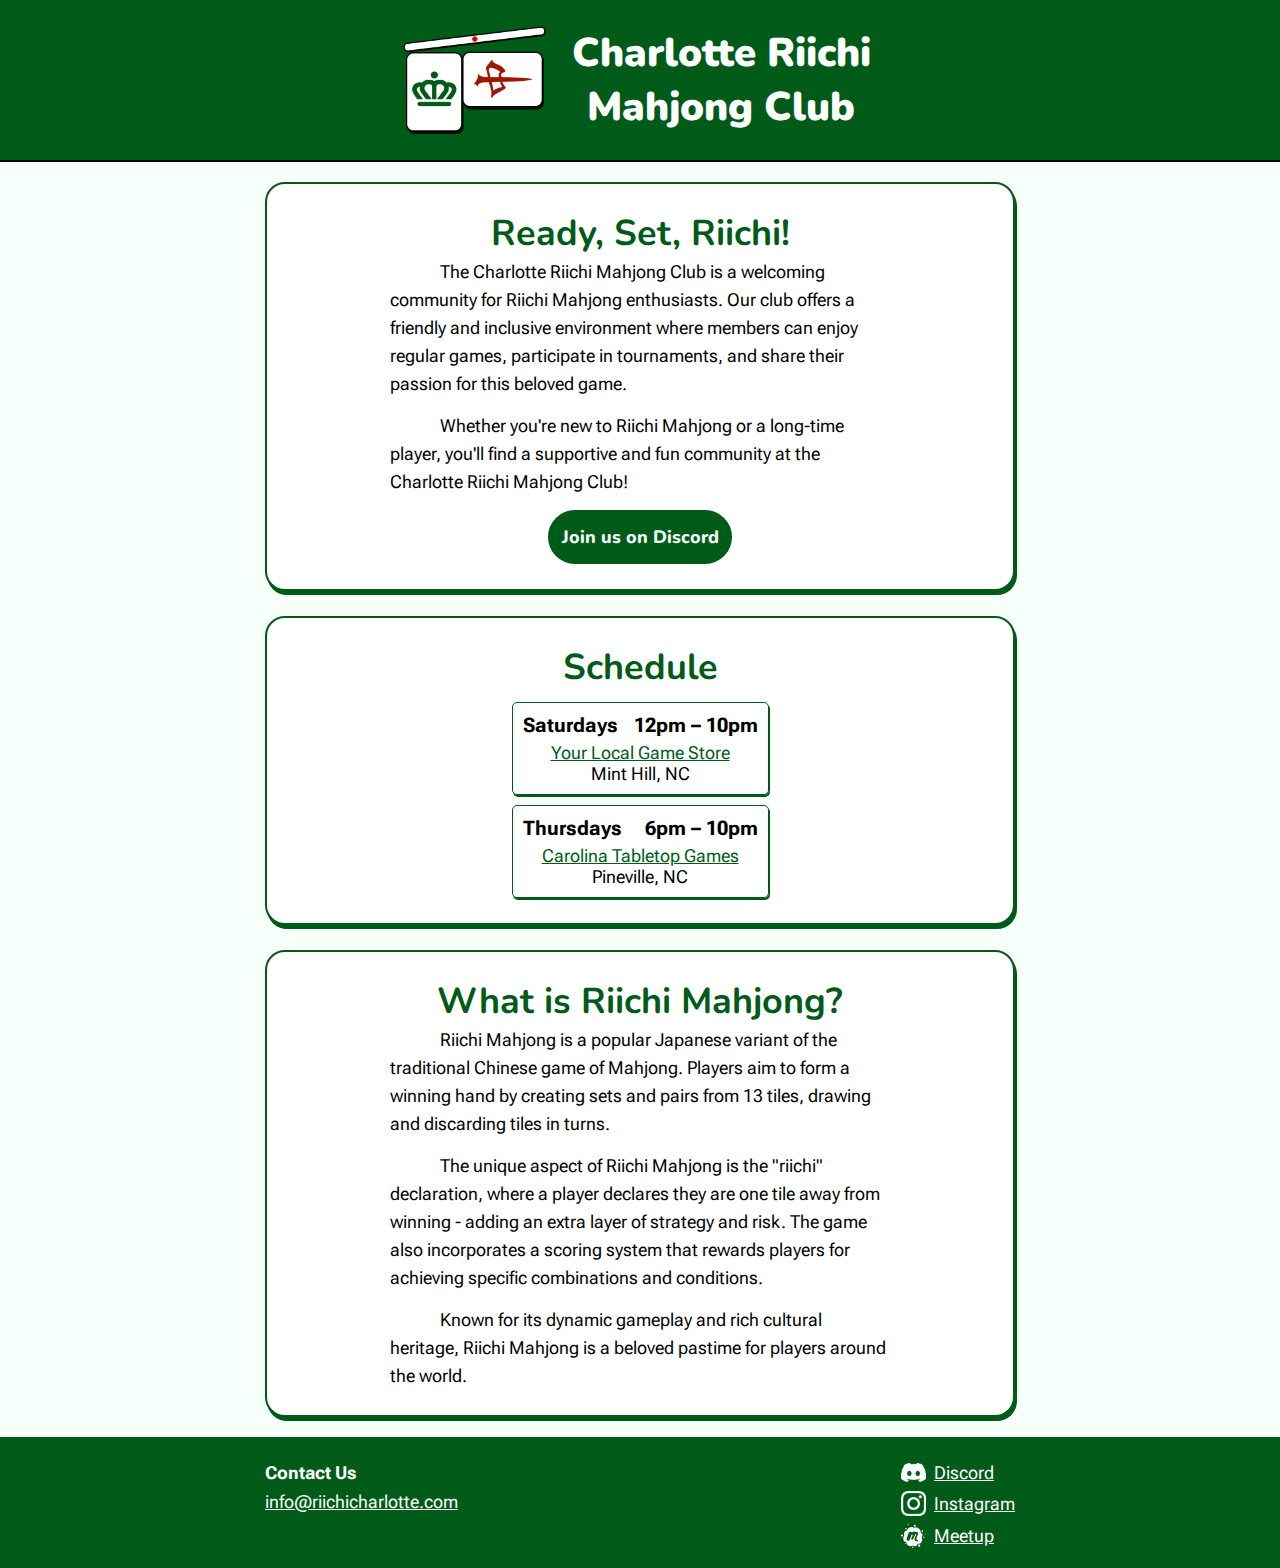
<file: index.html>
<!DOCTYPE html>
<html lang="en">
<head>
    <title>Charlotte Riichi Mahjong Club | Charlotte, NC</title>

    <meta charset="UTF-8">
    <meta http-equiv="X-UA-Compatible" content="IE=edge">
    <meta name="viewport" content="width=device-width, initial-scale=1.0">
    <link rel="preconnect" href="https://fonts.googleapis.com">
    <link rel="preconnect" href="https://fonts.gstatic.com" crossorigin>
    <link href="https://fonts.googleapis.com/css2?family=Nunito:ital,wght@0,200..1000;1,200..1000&family=Roboto+Flex:opsz,wght@8..144,100..1000&display=swap" rel="stylesheet">

    <link rel="stylesheet" href="style.css" >
</head>
<body>
    <sticky-header>
        <header class="content">
                <img class="logo" src="LogoTIles.png" alt="Logo" />
            </div>
            <section class="title">
                <h1>
                    Charlotte Riichi Mahjong Club
                </h1>
            </section>
        </header>
    </sticky-header>
  <main>
    <section>
        <div class="content">
            <h2>
                Ready, Set, Riichi!
            </h2>
            <p>
                The Charlotte Riichi Mahjong Club is a welcoming community for Riichi Mahjong enthusiasts. Our club offers a friendly and inclusive environment where members can enjoy regular games, participate in tournaments, and share their passion for this beloved game. 
            </p>
            <p>    
                Whether you're new to Riichi Mahjong or a long-time player, you'll find a supportive and fun community at the Charlotte Riichi Mahjong Club!
            </p>
            <a class="button" href="https://discord.com/invite/y5bbsPwRTd" target="_blank">Join us on Discord</a>
        </div>
        
    </section>
    <section>
        <div class="content schedule">
            <h2>Schedule</h2>

            <div class="times">
                <div class="time-table">
                    <div>Saturdays</div> <div class="right">12pm – 10pm</div>
                </div>
              <div class="location">
                <a href="https://maps.app.goo.gl/9Lw26Qef5H2rWdUx6">
                    Your Local Game Store
                </a> <br>
               Mint Hill, NC
            </div>
            </div>
            <div class="times">
                <div class="time-table">
                    <div>Thursdays</div> <div class="right">6pm – 10pm</div>
                </div>
                <div class="location" >
                  <a href="https://maps.app.goo.gl/piqaWkQdeE2uZ9Ef6">
                    Carolina Tabletop Games
                  </a> <br>
                Pineville, NC
                </div>
            </div>
        </div>
    </section>
    <section>
        <div class="content">
            <h2>
                What is Riichi Mahjong?
            </h2>
            <p>
                Riichi Mahjong is a popular Japanese variant of the traditional Chinese game of Mahjong. Players aim to form a winning hand by creating sets and pairs from 13 tiles, drawing and discarding tiles in turns. 
            </p>
            <p>
                The unique aspect of Riichi Mahjong is the "riichi" declaration, where a player declares they are one tile away from winning - adding an extra layer of strategy and risk. The game also incorporates a scoring system that rewards players for achieving specific combinations and conditions.
            </p>
            <p>    
                Known for its dynamic gameplay and rich cultural heritage, Riichi Mahjong is a beloved pastime for players around the world.
            </p>
       
        </div>    
    </section>
  </main>
  <footer>
    <div class="content">
        <section class="contact">
            <div><b>Contact Us</b></div>
            <div><a href="mailto:info@riichicharlotte.com"> info@riichicharlotte.com</a></div>
        </section>
        <section class="social">
            <a href="https://discord.com/invite/y5bbsPwRTd" target="_blank"><div> <img src="discord-mark-white.png" alt="discord icon">Discord</div></a>
            <a href="https://www.instagram.com/riichicharlotte/" target="_blank"><div> <img src="Instagram_Glyph_White.png" alt="instagram icon">Instagram</div></a>
            <a href="https://www.meetup.com/riichi-mahjong-chapel-hill/" target="_blank"><div> <img src="meetup.svg" alt="meetup icon">Meetup</div></a>
        </section>
    </div>
  </footer>
</body>
</html>
</file>
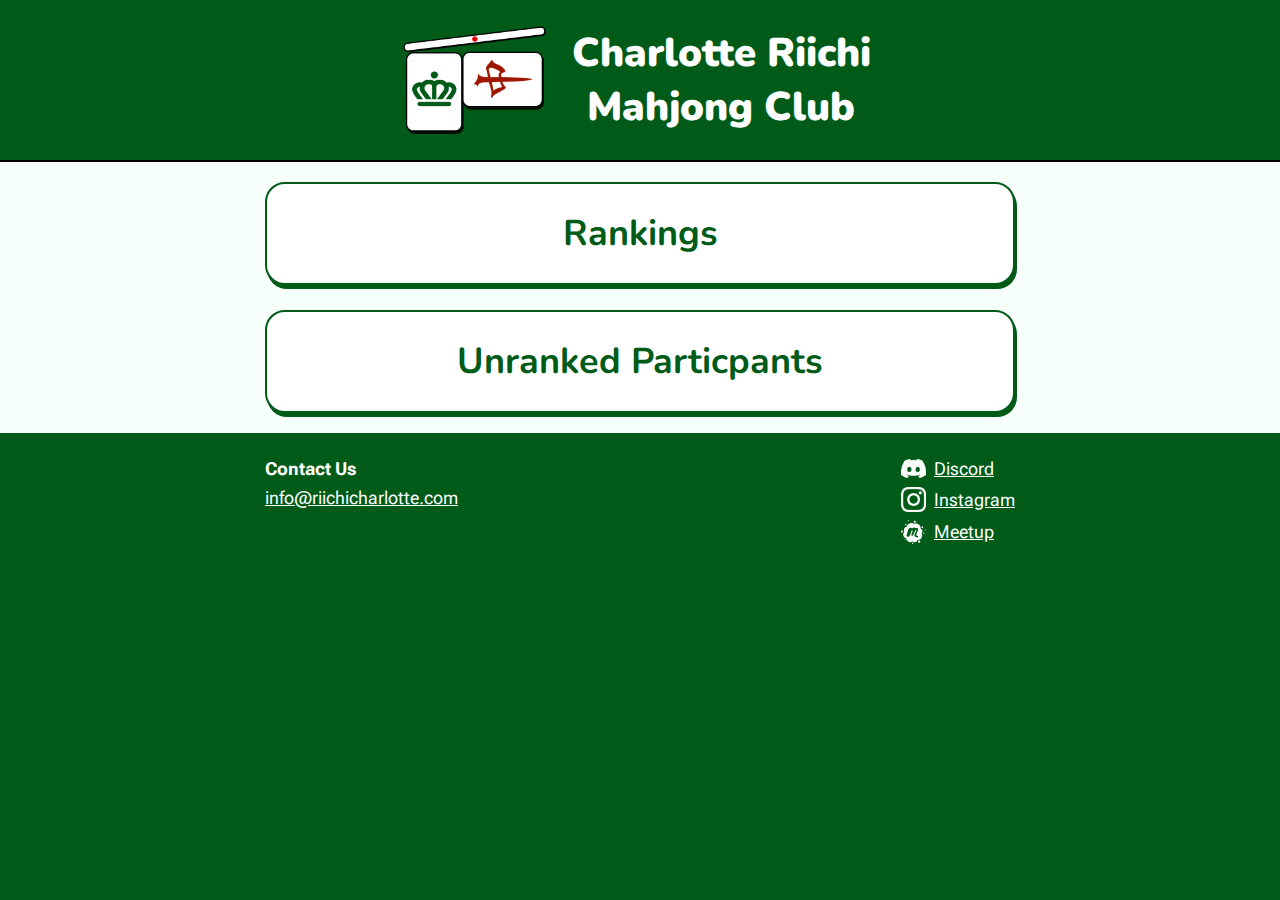
<file: rankings.html>
<!DOCTYPE html>
<html lang="en">
<head>
    <title>Charlotte Riichi Mahjong Club</title>
    <script src="script.js"></script> 
    <meta charset="UTF-8">
    <meta http-equiv="X-UA-Compatible" content="IE=edge">
    <meta name="viewport" content="width=device-width, initial-scale=1.0">
    <link rel="preconnect" href="https://fonts.googleapis.com">
    <link rel="preconnect" href="https://fonts.gstatic.com" crossorigin>
    <link href="https://fonts.googleapis.com/css2?family=Nunito:ital,wght@0,200..1000;1,200..1000&family=Roboto+Flex:opsz,wght@8..144,100..1000&display=swap" rel="stylesheet">

    <link rel="stylesheet" href="style.css" >
</head>
<body>
    <sticky-header>
        <header class="content">
                <img class="logo" src="LogoTIles.png" alt="Logo" />
            </div>
            <section class="title">
                <h1>
                    Charlotte Riichi Mahjong Club
                </h1>
            </section>
        </header>
    </sticky-header>
  <main>
    <section>
        <div class="content">
           <h2>Rankings</h2>
        </div>
        
    </section>
    <section>
        <div class="content">
            <h2>Unranked Particpants</h2>
        </div>
    </section>
  </main>
  <footer>
    <div class="content">
        <section class="contact">
            <div><b>Contact Us</b></div>
            <div><a href="mailto:info@riichicharlotte.com"> info@riichicharlotte.com</a></div>
        </section>
        <section class="social">
            <a href="https://discord.com/invite/y5bbsPwRTd" target="_blank"><div> <img src="discord-mark-white.png" alt="discord icon">Discord</div></a>
            <a href="https://www.instagram.com/charlotteriichi/" target="_blank"><div> <img src="Instagram_Glyph_White.png" alt="instagram icon">Instagram</div></a>
            <a href="https://www.meetup.com/riichi-mahjong-chapel-hill/" target="_blank"><div> <img src="meetup.svg" alt="meetup icon">Meetup</div></a>
        </section>
    </div>
  </footer>
</body>
</html>
</file>
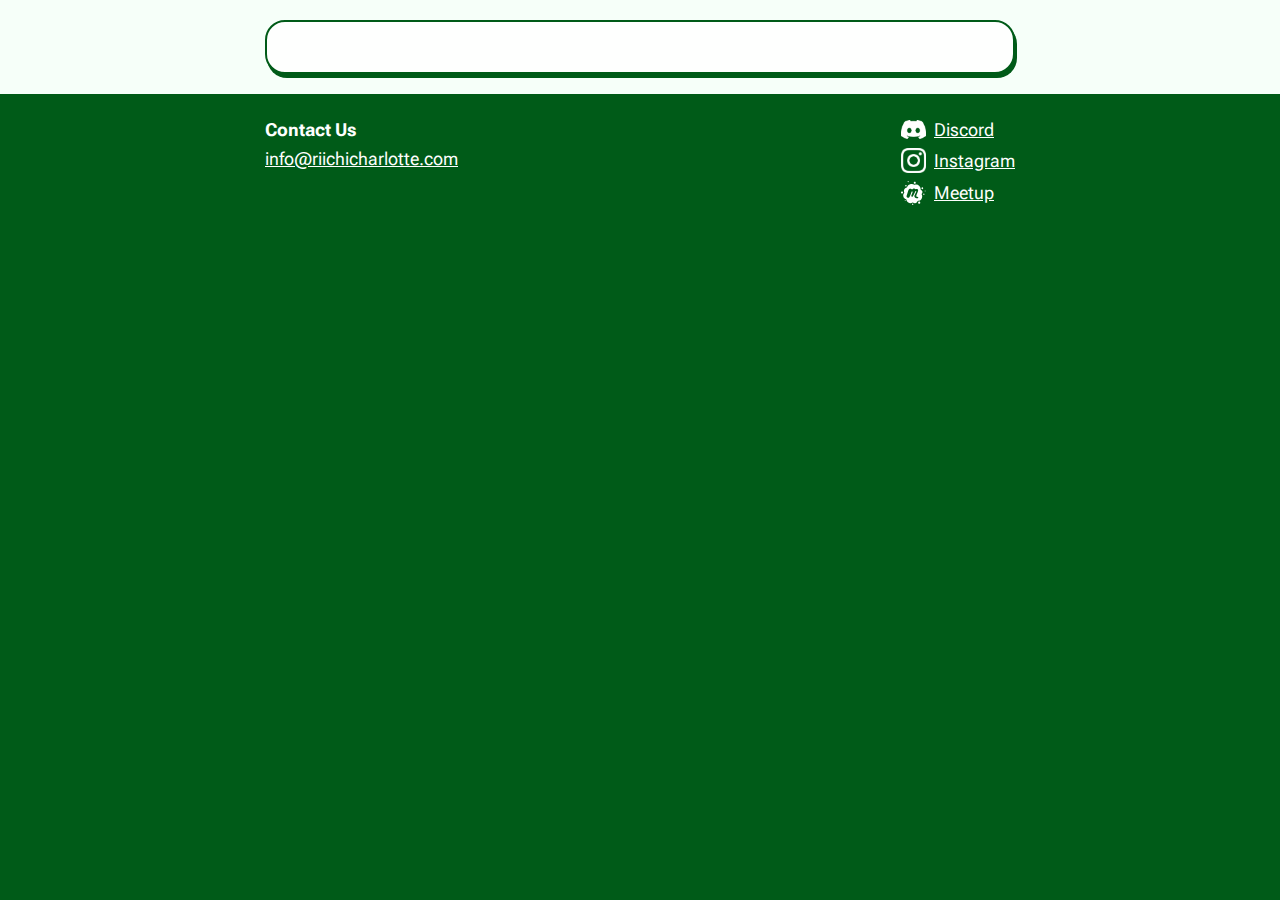
<file: scores.html>
<!DOCTYPE html>
<html lang="en">
<head>
    <title>Charlotte Riichi Mahjong Club</title>
    <script src="script.js"></script> 
    <meta charset="UTF-8">
    <meta http-equiv="X-UA-Compatible" content="IE=edge">
    <meta name="viewport" content="width=device-width, initial-scale=1.0">
    <link rel="preconnect" href="https://fonts.googleapis.com">
    <link rel="preconnect" href="https://fonts.gstatic.com" crossorigin>
    <link href="https://fonts.googleapis.com/css2?family=Nunito:ital,wght@0,200..1000;1,200..1000&family=Roboto+Flex:opsz,wght@8..144,100..1000&display=swap" rel="stylesheet">

    <link rel="stylesheet" href="style.css" >
</head>
<body>
  <main>
    <section>
        <div class="content">
            <script src="https://www.cognitoforms.com/f/seamless.js" data-key="p47JW-cxTEiMK2ZuonnC1g" data-form="138"></script>
        </div>
        
    </section>
  </main>
  <footer>
    <div class="content">
        <section class="contact">
            <div><b>Contact Us</b></div>
            <div><a href="mailto:info@riichicharlotte.com"> info@riichicharlotte.com</a></div>
        </section>
        <section class="social">
            <a href="https://discord.com/invite/y5bbsPwRTd" target="_blank"><div> <img src="discord-mark-white.png" alt="discord icon">Discord</div></a>
            <a href="https://www.instagram.com/charlotteriichi/" target="_blank"><div> <img src="Instagram_Glyph_White.png" alt="instagram icon">Instagram</div></a>
            <a href="https://www.meetup.com/riichi-mahjong-chapel-hill/" target="_blank"><div> <img src="meetup.svg" alt="meetup icon">Meetup</div></a>
        </section>
    </div>
  </footer>
</body>
</html>
</file>
<file: style.css>
/* * {
    border: gray;
    border-style: dashed;
    border-width: 1px;
    border-collapse: collapse;
} */

 * {
    --background-dark: #005B18;
    --background-light: #F6FFF9;
    --text-dark:black;
    --white: #fefffe;
 }

header, main, footer {
    padding: 5px 15px;
    font-size: 18px;
}

.content {
    --max-width: 750px;
    max-width: var(--max-width);
}

body {
    background-color: var(--background-dark);
    margin: 0;
    font-family: "Roboto Flex", sans-serif;
  font-optical-sizing: auto;
  font-style: normal;
  font-variation-settings:
    "slnt" 0,
    "wdth" 100,
    "GRAD" 0,
    "XOPQ" 96,
    "XTRA" 468,
    "YOPQ" 79,
    "YTAS" 750,
    "YTDE" -203,
    "YTFI" 738,
    "YTLC" 514,
    "YTUC" 712;

    display: flex;
    flex-direction: column;
 
    a {
        color:var(--background-dark);
    };
}

sticky-header {
    display: flex;
    justify-content: center;
    flex-direction: row;
    border-bottom: solid 2px;
}

header {
    padding: 15px 0 15px 0;
    min-height: 130px;
    display: flex;
    flex-direction: row;
    justify-content: center;
    align-items: center;
    gap:8px;
    max-width: var(--max-width);
    flex-grow: 1;

    .logo {
        padding-left: 12px;
        display: flex;
        flex-direction: row;
        height: 109px;
    }

    .title {
        max-width: 335px;
        text-align: center;
        display: flex;
        flex-direction: row;
        align-items: center;
        justify-content: center;
        -webkit-text-stroke: black;
    }

}

main {
    background-color: var(--background-light);
    color: var(--text-dark);
    display: flex;
    flex-direction: column;
    padding: 15px 0px;
    gap: 15px;

    section {
        display: flex;
        flex-direction: row;
        justify-content: center;
        
        .content {
            display: flex;
            flex-direction: column;
            align-items: center;
            background-color: var(--white);
            border: var(--background-dark);
            box-sizing: border-box;
            border-style: solid;
            border-width: 2px;
            border-radius: 20px;
            box-shadow: 2px 4px #005B18;
            

            margin: 5px 10px;
            padding: 25px 20px;
            max-width: var(--max-width);
            width: 100%;
            justify-self: stretch;
        }
    }

    .schedule {
        display:flex;
        flex-direction: column;
        align-items: center;
        gap: 10px;

        p{
            text-align: center;
            text-indent: 0;
        }

        .location {
            text-align: center;
        }

        .times {
            /* background-color: var(--background-light); */
            /* color: var(--background-dark); */
            border-radius: 5px;
            box-shadow: 1px 2px var(--background-dark);
            

            display: flex;
            flex-direction: column;
            justify-content: space-between;
            gap: 5px;

            border: solid 1px var(--background-dark);
            padding: 10px;
            width: fit-content;

            .time-table {
                display: flex;
                flex-direction: row;
                justify-content: space-between;
                width: 235px;
                font-weight: bold;
                font-size: 20px;
            }
            
        }
    }
  
}


footer {
    color: var(--white);
    display: flex;
    flex-direction: row;
    justify-content: center;
    padding-top: 25px;
    padding-bottom: 20px;

    a {
        color:var(--white);
    };


    .content {
        display: flex;
        flex-direction: row;
        width: 100%;
        justify-content: space-between;
        max-width: var(--max-width);
    }

    .contact {
        display: flex;
        flex-direction: column;
        gap: 8px;
    }
 
    .social {
        display: flex;
        flex-direction: column;
        justify-content: center;
        gap: 8px;
        img {
            width: 25px;
        }

        div {
            display: flex;
            flex-direction: row;
            align-items: center;
            gap: 8px;
        }
    }
}


img.logo {
    object-fit: contain;

}


h1, h2, h3 {
    font-family: "Nunito", sans-serif;
    font-optical-sizing: auto;
    font-style: normal;
}

h1 {
    font-size: 40px;
    font-family: "Nunito", sans-serif;
    font-optical-sizing: auto;
    font-weight: 900;
    font-style: normal;
    margin: 0px;
    color: white;
    }

h2 {
    font-size: 36px;
    text-align: center;
    color: var(--background-dark);
    margin: 0;
    padding: 0;
}

p {
    --line-height:28px;
    text-indent: 10%;
    line-height: var(--line-height);
    max-width: 500px;
    margin: 0;
    padding: 0;
    &:not(:last-child)  {
        margin-bottom: 14px;
    }
}

.button {
    display: flex;
    justify-content: center;
    align-items: center;

    background-color: var(--background-dark);
    font-family: "Nunito", sans-serif;
    font-weight: 800;
    color: var(--background-light);
    border: solid 2px var(--background-dark);
    border-radius: 30px;

    cursor: pointer;
    height: 50px;
    width: 180px;
    text-align: center;   

    text-decoration: none;
}
</file>
